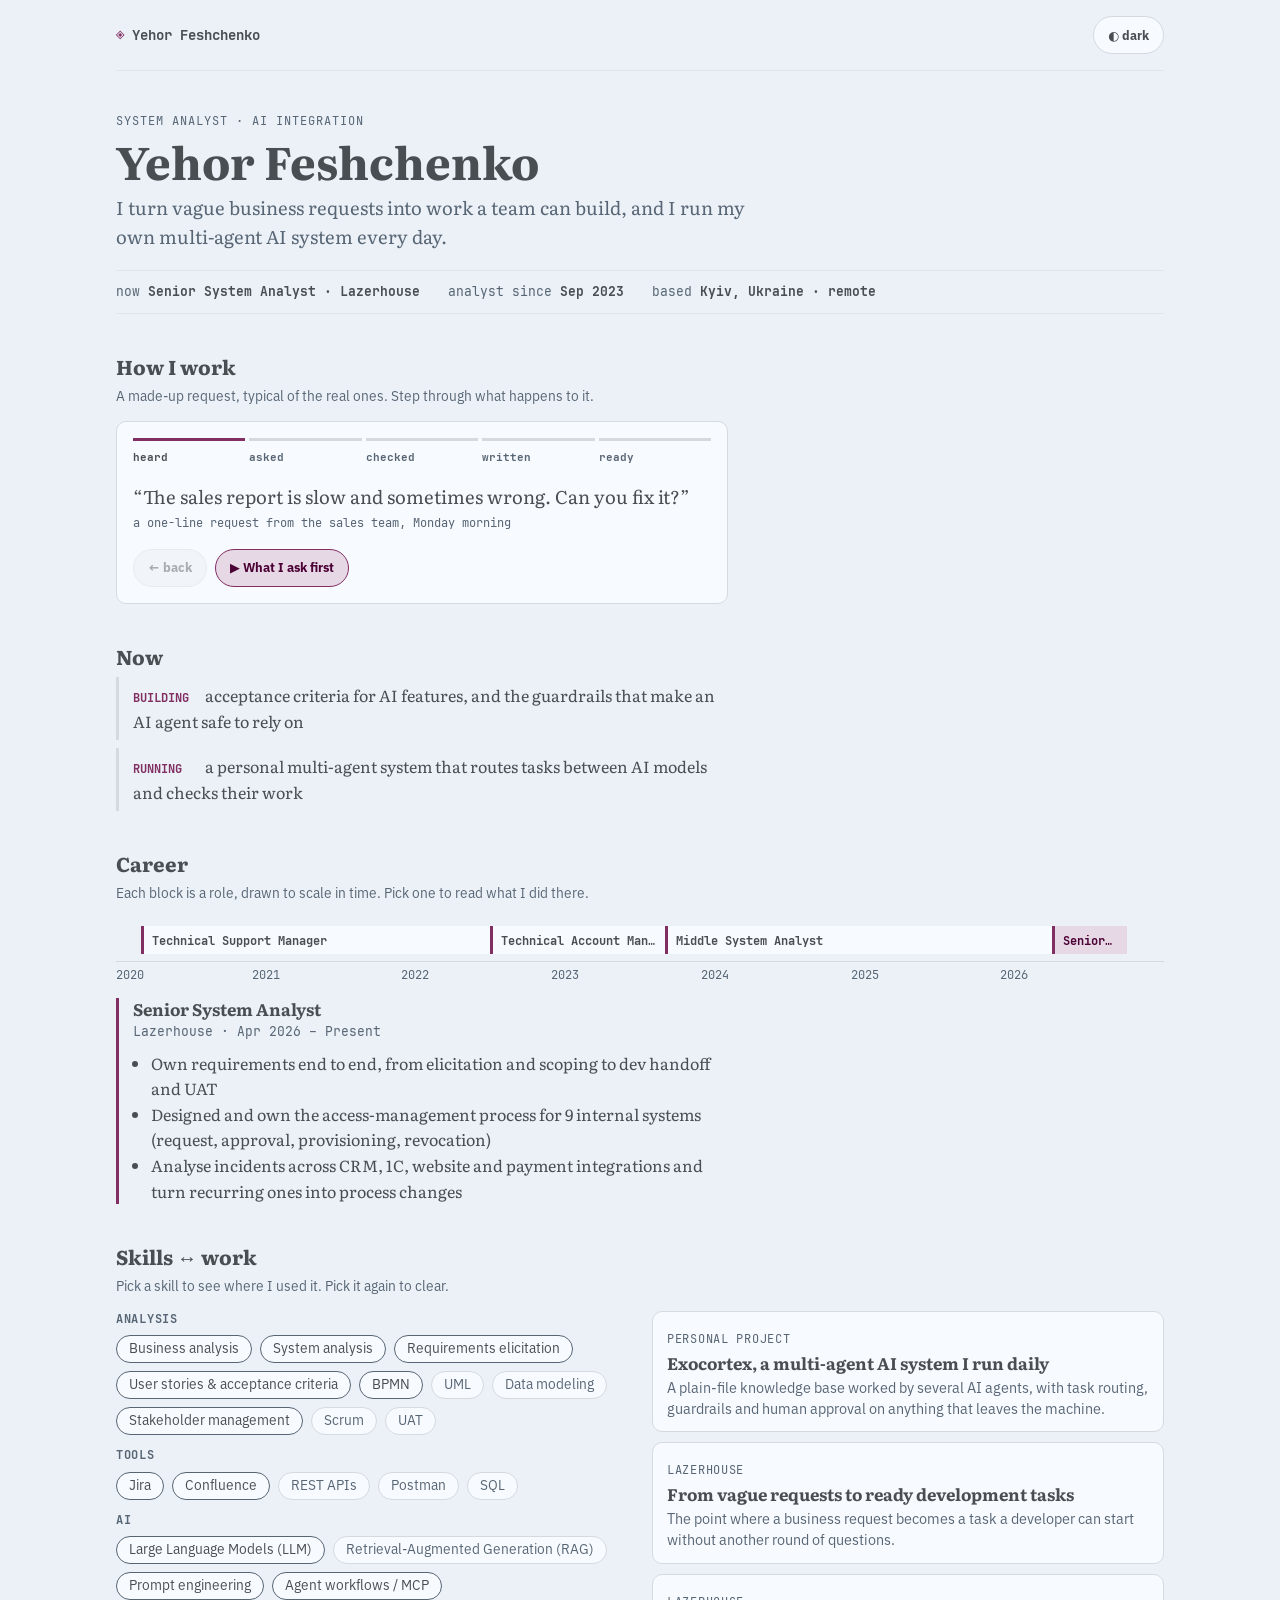
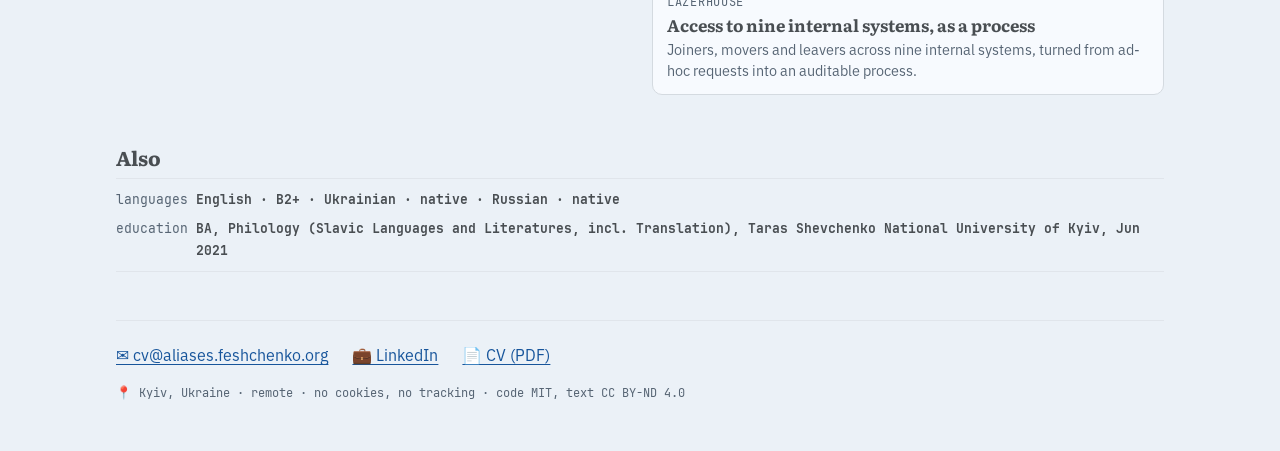
<file: index.html>
<!doctype html>
<html lang="en" data-theme="umbra-ember" data-variant="ember" data-mode="night">
<head>
<meta charset="utf-8">
<meta name="viewport" content="width=device-width, initial-scale=1">
<title>Yehor Feshchenko</title>
<meta name="description" content="Yehor Feshchenko, system analyst in Kyiv. Requirements, integrations and AI features, with case studies.">
<link rel="icon" href="favicon.svg" type="image/svg+xml">
<meta property="og:type" content="website">
<meta property="og:title" content="Yehor Feshchenko">
<meta property="og:description" content="Yehor Feshchenko, system analyst in Kyiv. Requirements, integrations and AI features, with case studies.">
<meta property="og:image" content="https://yehor.feshchenko.org/og.png">
<meta property="og:image:width" content="1200">
<meta property="og:image:height" content="630">
<meta name="twitter:card" content="summary_large_image">
<script>
/* Pre-paint: Umbra variant follows the season, mode follows the saved choice, then the OS. */
(function () {
  var m = new Date().getMonth(), v = ["ash","ash","plum","plum","plum","pine","pine","pine","ember","ember","ember","ash"][m];
  var mode = null;
  try { mode = localStorage.getItem("mode"); } catch (e) {}
  if (!mode) mode = matchMedia("(prefers-color-scheme: light)").matches ? "day" : "night";
  var r = document.documentElement;
  r.classList.add("js");
  r.dataset.variant = v; r.dataset.mode = mode;
  r.dataset.theme = "umbra-" + v + (mode === "day" ? "-day" : "");
})();
</script>
<link rel="stylesheet" href="assets/umbra.css">
<link rel="stylesheet" href="assets/site.css">
</head>
<body>
<a class="skip" href="#main">Skip to content</a>
<header class="top">
  <a class="home mono" href="index.html"><span class="mark" aria-hidden="true">◈</span> Yehor Feshchenko</a>
  <button class="mode" type="button" aria-label="Switch light or dark mode"><span aria-hidden="true">◐</span> <span class="mode-label">mode</span></button>
</header>
<main id="main">
<section class="hero">
  <p class="eyebrow mono">System Analyst · AI Integration</p>
  <h1>Yehor Feshchenko</h1>
  <p class="pitch">I turn vague business requests into work a team can build, and I run my own multi-agent AI system every day.</p>
  <dl class="meta mono">
    <div><dt>now</dt><dd>Senior System Analyst · Lazerhouse</dd></div>
    <div><dt>analyst since</dt><dd>Sep 2023</dd></div>
    <div><dt>based</dt><dd>Kyiv, Ukraine · remote</dd></div>
  </dl>
</section>

<section class="demo" aria-labelledby="demo-h">
  <h2 id="demo-h">How I work</h2>
  <p class="hint">A made-up request, typical of the real ones. Step through what happens to it.</p>
  <div class="stage stepper" data-steps="4" data-labels="What I ask first|What I check|The task I write|Ready?|Again">
    <ol class="rail mono" aria-hidden="true">
      <li class="done">heard</li>
      <li>asked</li>
      <li>checked</li>
      <li>written</li>
      <li>ready</li>
    </ol>
    <p class="ask">“The sales report is <span class="vague">slow</span> and <span class="vague">sometimes wrong</span>. Can you <span class="vague">fix it</span>?”<span class="who mono">a one-line request from the sales team, Monday morning</span></p>
    <div class="layer" data-layer="1">
      <h3 class="mono">1 · Questions I ask</h3>
      <ul class="qa">
        <li><span aria-hidden="true">❓</span><span>Which report, and who opens it? <em>The weekly report by region, used by 12 managers.</em></span></li>
        <li><span aria-hidden="true">❓</span><span>How slow? <em>About 40 seconds to open.</em></span></li>
        <li><span aria-hidden="true">❓</span><span>Wrong how? <em>Some returns are missing when you filter by week.</em></span></li>
      </ul>
    </div>
    <div class="layer" data-layer="2">
      <h3 class="mono">2 · What I check in the system</h3>
      <ul class="qa">
        <li><span aria-hidden="true">🔎</span><span>Reproduced it. A return booked on a Sunday lands in the next week.</span></li>
        <li><span aria-hidden="true">🔎</span><span>The 40 seconds come from recalculating all history every time the report opens.</span></li>
      </ul>
    </div>
    <div class="layer" data-layer="3">
      <h3 class="mono">3 · The task I write</h3>
      <dl class="spec">
        <dt class="mono">Problem</dt><dd>The weekly report counts Sunday returns in the wrong week, and it takes about 40 seconds to open.</dd>
        <dt class="mono">Reproduce</dt><dd>Book a return on a Sunday, open the report for that week, and the return is missing.</dd>
        <dt class="mono">Accept when</dt><dd>
          <p><b class="mono">Given</b> a return booked on a Sunday, <b class="mono">when</b> I open that week, <b class="mono">then</b> it is counted in that week.</p>
          <p><b class="mono">Given</b> the report is opened, <b class="mono">then</b> it loads in under 5 seconds.</p>
        </dd>
        <dt class="mono">Priority</dt><dd>P2: wrong numbers in a report people use for decisions.</dd>
      </dl>
    </div>
    <div class="layer" data-layer="4">
      <p class="ready mono">✅ Ready for development. No questions left.</p>
    </div>
    <div class="ctl">
      <button class="btn" type="button" data-act="back" disabled>← back</button>
      <button class="btn primary" type="button" data-act="next">▶ What I ask first</button>
    </div>
  </div>
</section>

<section class="now" aria-labelledby="now-h">
  <h2 id="now-h">Now</h2>
  <ul>
    <li><span class="k mono">Building</span> acceptance criteria for AI features, and the guardrails that make an AI agent safe to rely on</li>
    <li><span class="k mono">Running</span> a personal multi-agent system that routes tasks between AI models and checks their work</li>
  </ul>
</section>

<section class="career" aria-labelledby="career-h">
  <h2 id="career-h">Career</h2>
  <p class="hint">Each block is a role, drawn to scale in time. Pick one to read what I did there.</p>
  <div class="ruler" role="group" aria-label="Roles over time">
    <button type="button" class="seg" data-role="0" aria-pressed="false"
      style="left:2.381%;width:33.333%"
      title="Technical Support Manager">Technical Support Manager</button>
    <button type="button" class="seg" data-role="1" aria-pressed="false"
      style="left:35.714%;width:16.667%"
      title="Technical Account Manager">Technical Account Manager</button>
    <button type="button" class="seg" data-role="2" aria-pressed="false"
      style="left:52.381%;width:36.905%"
      title="Middle System Analyst">Middle System Analyst</button>
    <button type="button" class="seg on" data-role="3" aria-pressed="true"
      style="left:89.286%;width:7.143%"
      title="Senior System Analyst">Senior System Analyst</button>
  </div>
  <div class="ticks mono" aria-hidden="true">
    <span style="left:0.000%">2020</span>
    <span style="left:14.286%">2021</span>
    <span style="left:28.571%">2022</span>
    <span style="left:42.857%">2023</span>
    <span style="left:57.143%">2024</span>
    <span style="left:71.429%">2025</span>
    <span style="left:85.714%">2026</span>
  </div>
  <article class="role" data-role="0">
    <h3>Technical Support Manager</h3>
    <p class="when mono">Samsung Electronics Ukraine · Mar 2020 – Jun 2022</p>
    <ul>
      <li>Diagnosed issues from vague user reports; escalated to developers with repro steps and impact</li>
      <li>Wrote troubleshooting guides from recurring cases, moving repeat issues to self-serve resolution</li>
      <li>Technical pre-sales and live-chat support for the online business unit</li>
      <li>Turned recurring issues and chat-quality patterns into feedback for scripts and materials</li>
    </ul>
  </article>
  <article class="role" data-role="1">
    <h3>Technical Account Manager</h3>
    <p class="when mono">Lazerhouse · Jul 2022 – Aug 2023</p>
    <ul>
      <li>Support and account management for the systems I later analysed</li>
      <li>Owned work accounts and service access, which later became the access-management process</li>
    </ul>
  </article>
  <article class="role" data-role="2">
    <h3>Middle System Analyst</h3>
    <p class="when mono">Lazerhouse · Sep 2023 – Mar 2026</p>
    <ul>
      <li>Turned vague business requests into specified, prioritised development tasks</li>
      <li>Translated requirements between business stakeholders and developers in both directions</li>
      <li>Analysed incidents across CRM, 1C, website and payment integrations and documented each case</li>
    </ul>
  </article>
  <article class="role on" data-role="3">
    <h3>Senior System Analyst</h3>
    <p class="when mono">Lazerhouse · Apr 2026 – Present</p>
    <ul>
      <li>Own requirements end to end, from elicitation and scoping to dev handoff and UAT</li>
      <li>Designed and own the access-management process for 9 internal systems (request, approval, provisioning, revocation)</li>
      <li>Analyse incidents across CRM, 1C, website and payment integrations and turn recurring ones into process changes</li>
    </ul>
  </article>
</section>

<section class="map" aria-labelledby="map-h">
  <h2 id="map-h">Skills ↔ work</h2>
  <p class="hint">Pick a skill to see where I used it. Pick it again to clear.</p>
  <div class="map-grid">
    <div class="skills">
      <h3 class="mono">Analysis</h3>
      <div class="chips">
        <button type="button" class="chip" aria-pressed="false" data-skill="Business analysis">Business analysis</button>
        <button type="button" class="chip" aria-pressed="false" data-skill="System analysis">System analysis</button>
        <button type="button" class="chip" aria-pressed="false" data-skill="Requirements elicitation">Requirements elicitation</button>
        <button type="button" class="chip" aria-pressed="false" data-skill="User stories &amp; acceptance criteria">User stories &amp; acceptance criteria</button>
        <button type="button" class="chip" aria-pressed="false" data-skill="BPMN">BPMN</button>
        <span class="chip plain">UML</span>
        <span class="chip plain">Data modeling</span>
        <button type="button" class="chip" aria-pressed="false" data-skill="Stakeholder management">Stakeholder management</button>
        <span class="chip plain">Scrum</span>
        <span class="chip plain">UAT</span>
      </div>
      <h3 class="mono">Tools</h3>
      <div class="chips">
        <button type="button" class="chip" aria-pressed="false" data-skill="Jira">Jira</button>
        <button type="button" class="chip" aria-pressed="false" data-skill="Confluence">Confluence</button>
        <span class="chip plain">REST APIs</span>
        <span class="chip plain">Postman</span>
        <span class="chip plain">SQL</span>
      </div>
      <h3 class="mono">AI</h3>
      <div class="chips">
        <button type="button" class="chip" aria-pressed="false" data-skill="Large Language Models (LLM)">Large Language Models (LLM)</button>
        <span class="chip plain">Retrieval-Augmented Generation (RAG)</span>
        <button type="button" class="chip" aria-pressed="false" data-skill="Prompt engineering">Prompt engineering</button>
        <button type="button" class="chip" aria-pressed="false" data-skill="Agent workflows / MCP">Agent workflows / MCP</button>
      </div>
    </div>
    <div class="cases" aria-live="polite">
      <a class="card" href="work/exocortex/index.html" data-skills="Large Language Models (LLM)|Agent workflows / MCP|Prompt engineering|System analysis|User stories &amp; acceptance criteria">
        <span class="org mono">personal project</span>
        <strong>Exocortex, a multi-agent AI system I run daily</strong>
        <span class="sum">A plain-file knowledge base worked by several AI agents, with task routing, guardrails and human approval on anything that leaves the machine.</span>
      </a>
      <a class="card" href="work/requests-to-tasks/index.html" data-skills="Requirements elicitation|User stories &amp; acceptance criteria|Stakeholder management|System analysis|Jira|Confluence">
        <span class="org mono">Lazerhouse</span>
        <strong>From vague requests to ready development tasks</strong>
        <span class="sum">The point where a business request becomes a task a developer can start without another round of questions.</span>
      </a>
      <a class="card" href="work/access-management/index.html" data-skills="Business analysis|BPMN|Stakeholder management|Requirements elicitation">
        <span class="org mono">Lazerhouse</span>
        <strong>Access to nine internal systems, as a process</strong>
        <span class="sum">Joiners, movers and leavers across nine internal systems, turned from ad-hoc requests into an auditable process.</span>
      </a>
    </div>
  </div>
</section>

<section class="more" aria-labelledby="more-h">
  <h2 id="more-h">Also</h2>
  <dl class="meta mono">
    <div><dt>languages</dt><dd>English · B2+ · Ukrainian · native · Russian · native</dd></div>
    <div><dt>education</dt><dd>BA, Philology (Slavic Languages and Literatures, incl. Translation), Taras Shevchenko National University of Kyiv, Jun 2021</dd></div>
  </dl>
</section>

</main>
<footer class="foot">
  <div class="contacts">
    <a href="mailto:cv@aliases.feshchenko.org">✉️ cv@aliases.feshchenko.org</a>
    <a href="https://linkedin.com/in/jerzyf" rel="me">💼 LinkedIn</a>
    <a href="cv.pdf">📄 CV (PDF)</a>
  </div>
  <p class="fine mono">📍 Kyiv, Ukraine · remote · no cookies, no tracking · code MIT, text CC BY-ND 4.0</p>
</footer>
<script src="assets/site.js" defer></script>
</body>
</html>
</file>
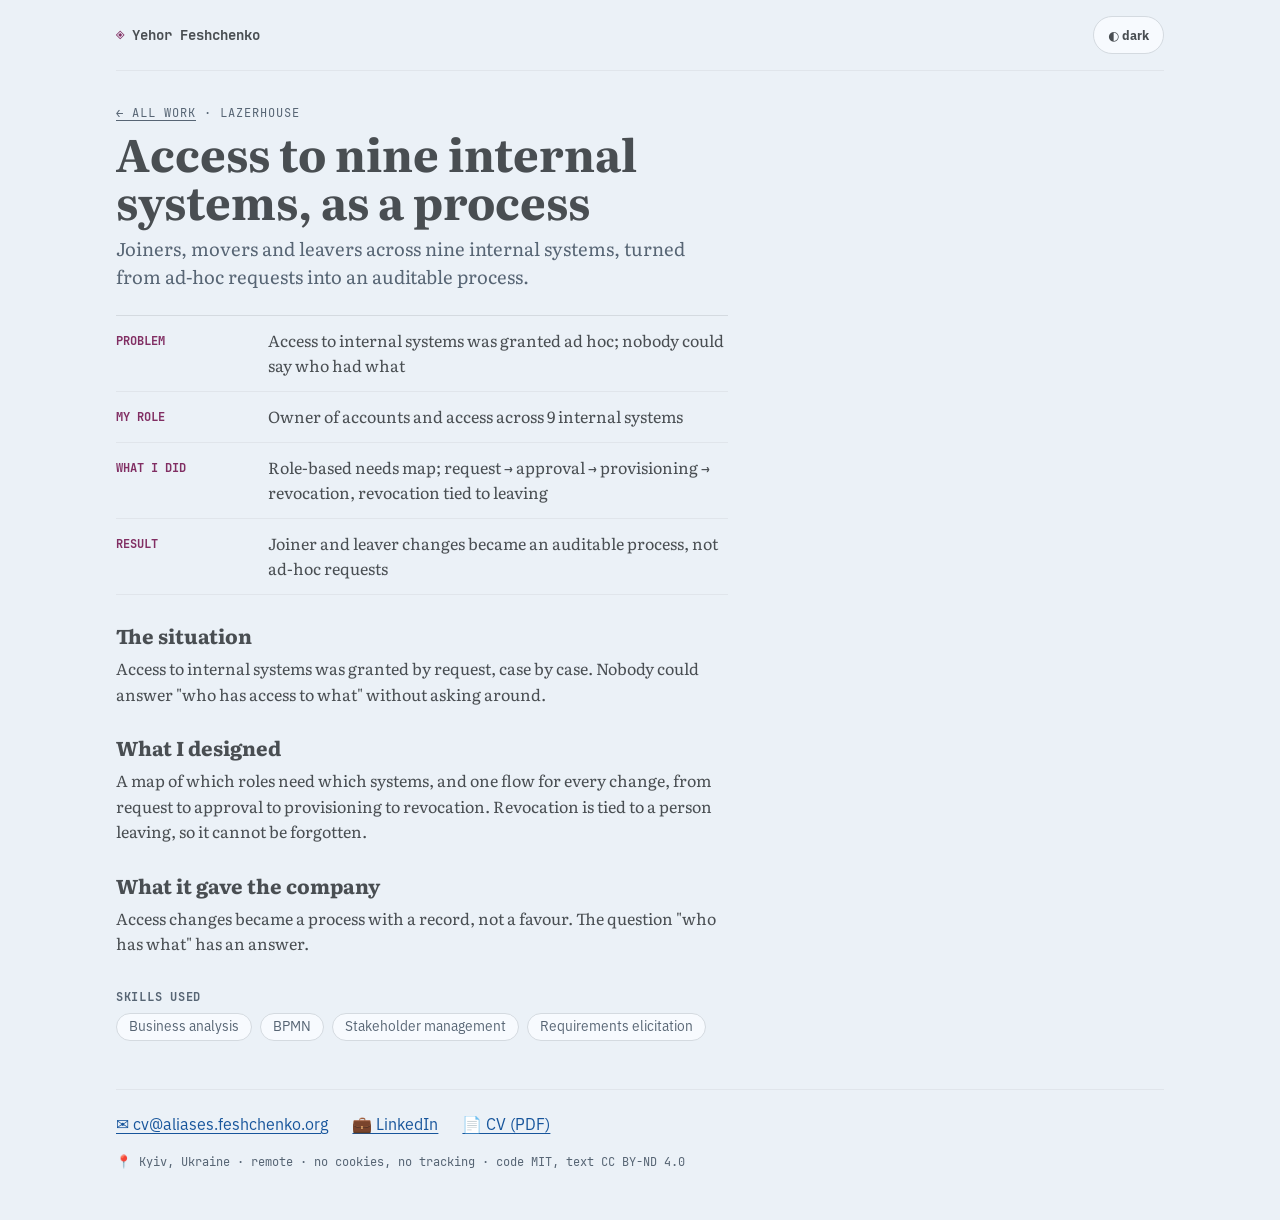
<file: work/access-management/index.html>
<!doctype html>
<html lang="en" data-theme="umbra-ember" data-variant="ember" data-mode="night">
<head>
<meta charset="utf-8">
<meta name="viewport" content="width=device-width, initial-scale=1">
<title>Access to nine internal systems, as a process · Yehor Feshchenko</title>
<meta name="description" content="Joiners, movers and leavers across nine internal systems, turned from ad-hoc requests into an auditable process.">
<link rel="icon" href="../../favicon.svg" type="image/svg+xml">
<meta property="og:type" content="website">
<meta property="og:title" content="Access to nine internal systems, as a process · Yehor Feshchenko">
<meta property="og:description" content="Joiners, movers and leavers across nine internal systems, turned from ad-hoc requests into an auditable process.">
<meta property="og:image" content="https://yehor.feshchenko.org/og.png">
<meta property="og:image:width" content="1200">
<meta property="og:image:height" content="630">
<meta name="twitter:card" content="summary_large_image">
<script>
/* Pre-paint: Umbra variant follows the season, mode follows the saved choice, then the OS. */
(function () {
  var m = new Date().getMonth(), v = ["ash","ash","plum","plum","plum","pine","pine","pine","ember","ember","ember","ash"][m];
  var mode = null;
  try { mode = localStorage.getItem("mode"); } catch (e) {}
  if (!mode) mode = matchMedia("(prefers-color-scheme: light)").matches ? "day" : "night";
  var r = document.documentElement;
  r.classList.add("js");
  r.dataset.variant = v; r.dataset.mode = mode;
  r.dataset.theme = "umbra-" + v + (mode === "day" ? "-day" : "");
})();
</script>
<link rel="stylesheet" href="../../assets/umbra.css">
<link rel="stylesheet" href="../../assets/site.css">
</head>
<body>
<a class="skip" href="#main">Skip to content</a>
<header class="top">
  <a class="home mono" href="../../index.html"><span class="mark" aria-hidden="true">◈</span> Yehor Feshchenko</a>
  <button class="mode" type="button" aria-label="Switch light or dark mode"><span aria-hidden="true">◐</span> <span class="mode-label">mode</span></button>
</header>
<main id="main">
<article class="case">
  <p class="eyebrow mono"><a href="../../index.html">← all work</a> · Lazerhouse</p>
  <h1>Access to nine internal systems, as a process</h1>
  <p class="pitch">Joiners, movers and leavers across nine internal systems, turned from ad-hoc requests into an auditable process.</p>

  <dl class="prar">
    <div><dt class="mono">Problem</dt><dd>Access to internal systems was granted ad hoc; nobody could say who had what</dd></div>
    <div><dt class="mono">My role</dt><dd>Owner of accounts and access across 9 internal systems</dd></div>
    <div><dt class="mono">What I did</dt><dd>Role-based needs map; request → approval → provisioning → revocation, revocation tied to leaving</dd></div>
    <div><dt class="mono">Result</dt><dd>Joiner and leaver changes became an auditable process, not ad-hoc requests</dd></div>
  </dl>


  <section>
    <h2>The situation</h2>
    <p>Access to internal systems was granted by request, case by case. Nobody could answer &quot;who has access to what&quot; without asking around.</p>
  </section>
  <section>
    <h2>What I designed</h2>
    <p>A map of which roles need which systems, and one flow for every change, from request to approval to provisioning to revocation. Revocation is tied to a person leaving, so it cannot be forgotten.</p>
  </section>
  <section>
    <h2>What it gave the company</h2>
    <p>Access changes became a process with a record, not a favour. The question &quot;who has what&quot; has an answer.</p>
  </section>

  <footer class="used">
    <h2 class="mono">Skills used</h2>
    <div class="chips">
      <span class="chip plain">Business analysis</span>
      <span class="chip plain">BPMN</span>
      <span class="chip plain">Stakeholder management</span>
      <span class="chip plain">Requirements elicitation</span>
    </div>
  </footer>
</article>

</main>
<footer class="foot">
  <div class="contacts">
    <a href="mailto:cv@aliases.feshchenko.org">✉️ cv@aliases.feshchenko.org</a>
    <a href="https://linkedin.com/in/jerzyf" rel="me">💼 LinkedIn</a>
    <a href="../../cv.pdf">📄 CV (PDF)</a>
  </div>
  <p class="fine mono">📍 Kyiv, Ukraine · remote · no cookies, no tracking · code MIT, text CC BY-ND 4.0</p>
</footer>
<script src="../../assets/site.js" defer></script>
</body>
</html>
</file>
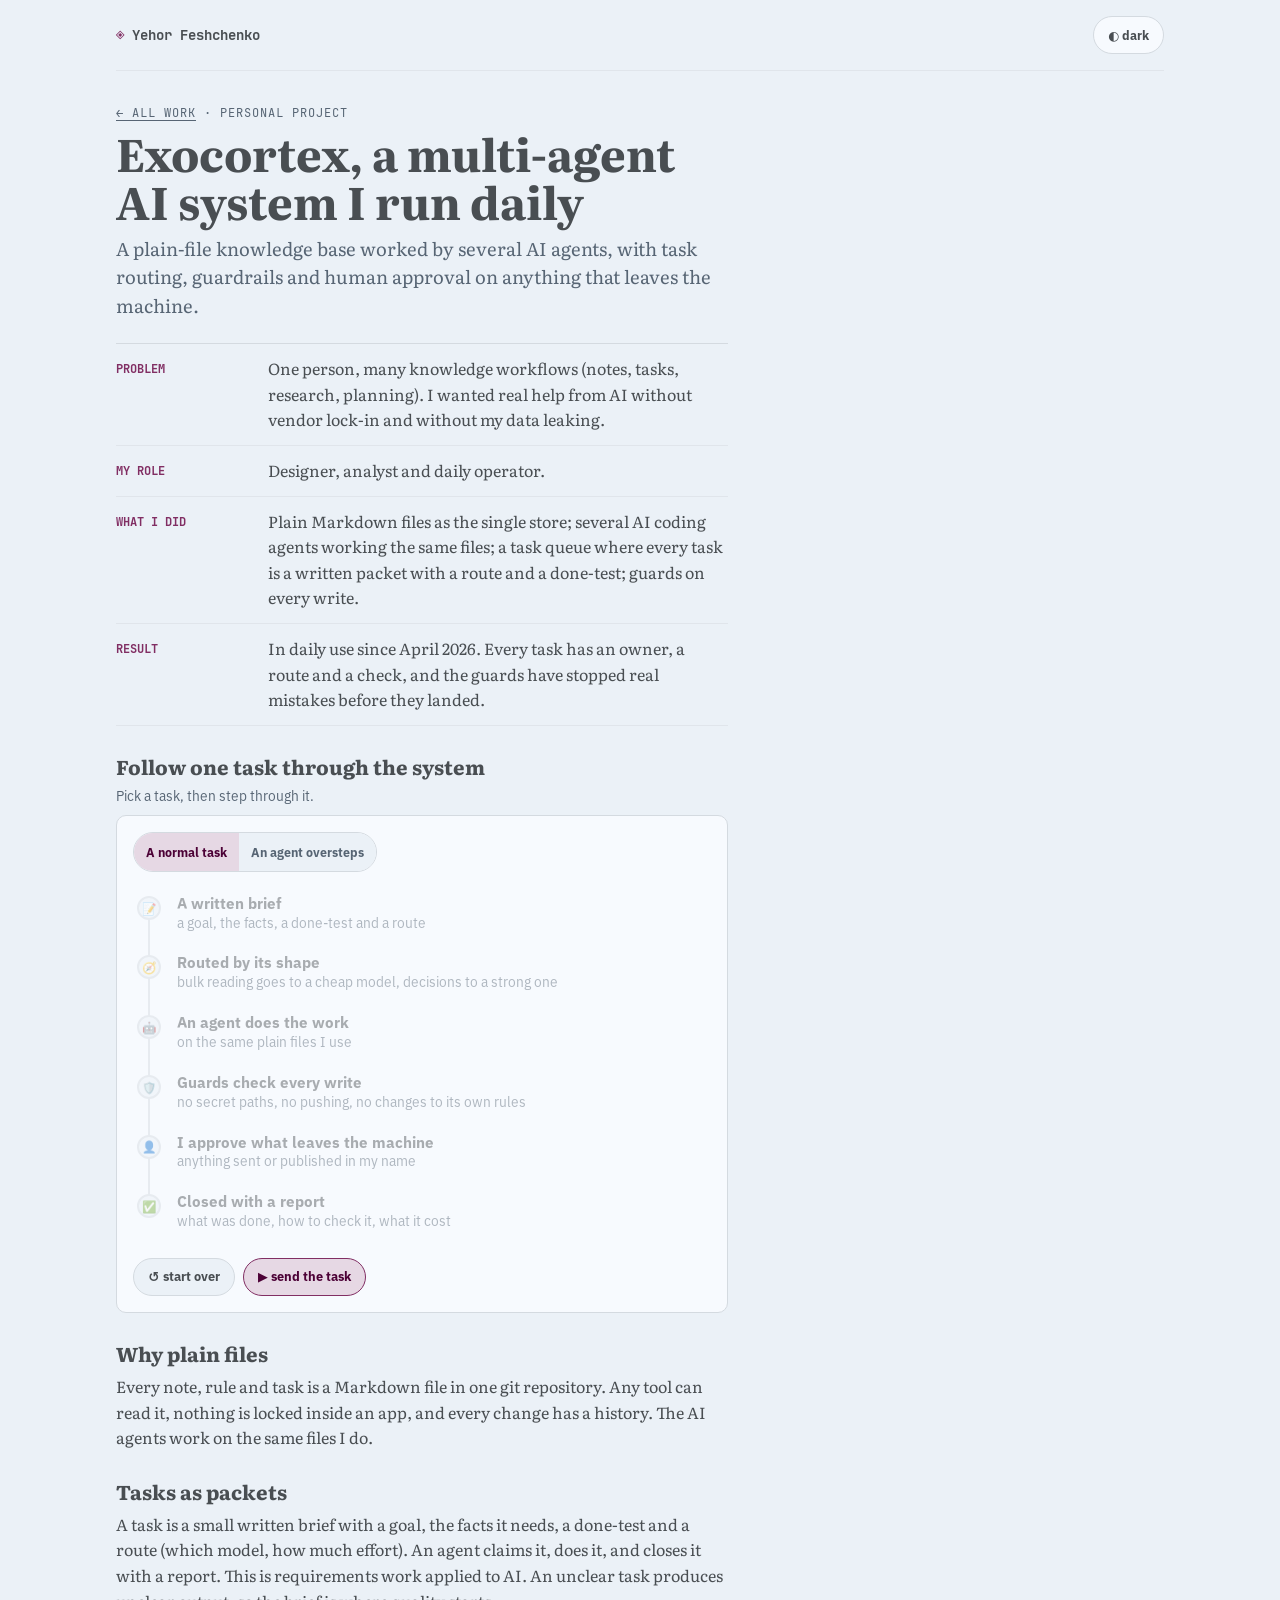
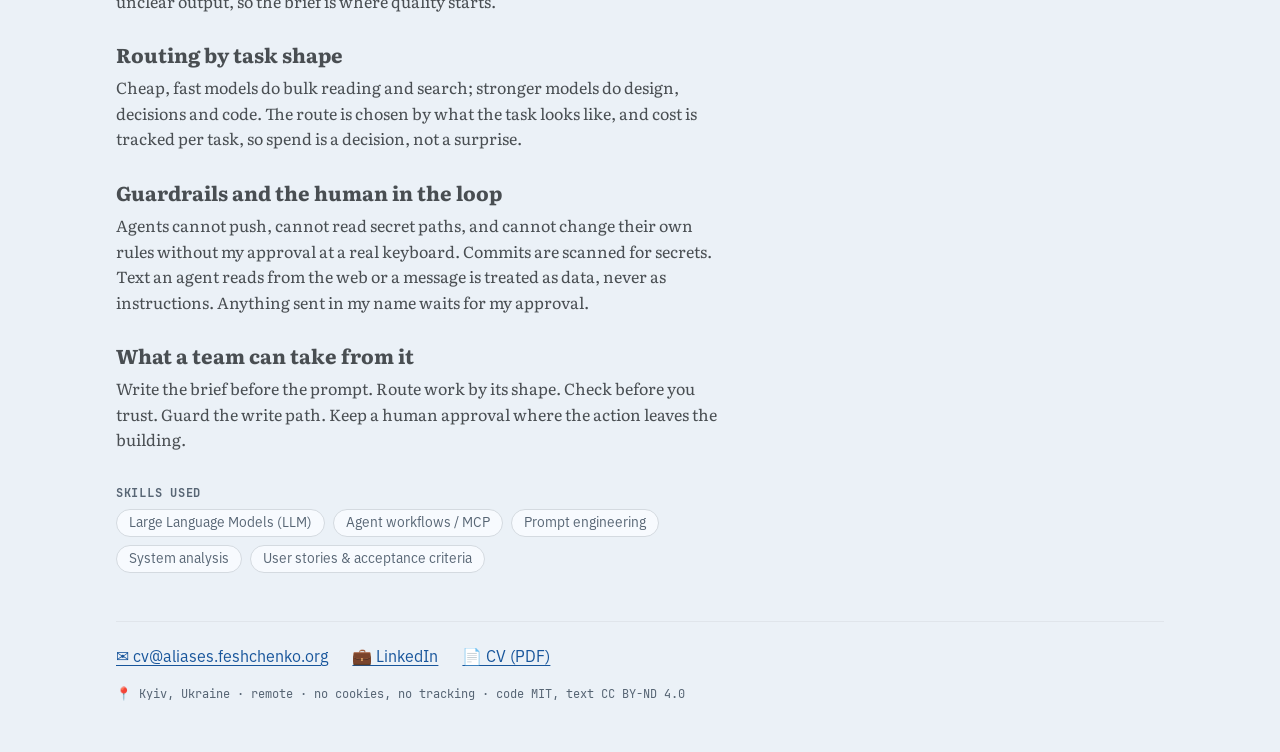
<file: work/exocortex/index.html>
<!doctype html>
<html lang="en" data-theme="umbra-ember" data-variant="ember" data-mode="night">
<head>
<meta charset="utf-8">
<meta name="viewport" content="width=device-width, initial-scale=1">
<title>Exocortex, a multi-agent AI system I run daily · Yehor Feshchenko</title>
<meta name="description" content="A plain-file knowledge base worked by several AI agents, with task routing, guardrails and human approval on anything that leaves the machine.">
<link rel="icon" href="../../favicon.svg" type="image/svg+xml">
<meta property="og:type" content="website">
<meta property="og:title" content="Exocortex, a multi-agent AI system I run daily · Yehor Feshchenko">
<meta property="og:description" content="A plain-file knowledge base worked by several AI agents, with task routing, guardrails and human approval on anything that leaves the machine.">
<meta property="og:image" content="https://yehor.feshchenko.org/og.png">
<meta property="og:image:width" content="1200">
<meta property="og:image:height" content="630">
<meta name="twitter:card" content="summary_large_image">
<script>
/* Pre-paint: Umbra variant follows the season, mode follows the saved choice, then the OS. */
(function () {
  var m = new Date().getMonth(), v = ["ash","ash","plum","plum","plum","pine","pine","pine","ember","ember","ember","ash"][m];
  var mode = null;
  try { mode = localStorage.getItem("mode"); } catch (e) {}
  if (!mode) mode = matchMedia("(prefers-color-scheme: light)").matches ? "day" : "night";
  var r = document.documentElement;
  r.classList.add("js");
  r.dataset.variant = v; r.dataset.mode = mode;
  r.dataset.theme = "umbra-" + v + (mode === "day" ? "-day" : "");
})();
</script>
<link rel="stylesheet" href="../../assets/umbra.css">
<link rel="stylesheet" href="../../assets/site.css">
</head>
<body>
<a class="skip" href="#main">Skip to content</a>
<header class="top">
  <a class="home mono" href="../../index.html"><span class="mark" aria-hidden="true">◈</span> Yehor Feshchenko</a>
  <button class="mode" type="button" aria-label="Switch light or dark mode"><span aria-hidden="true">◐</span> <span class="mode-label">mode</span></button>
</header>
<main id="main">
<article class="case">
  <p class="eyebrow mono"><a href="../../index.html">← all work</a> · personal project</p>
  <h1>Exocortex, a multi-agent AI system I run daily</h1>
  <p class="pitch">A plain-file knowledge base worked by several AI agents, with task routing, guardrails and human approval on anything that leaves the machine.</p>

  <dl class="prar">
    <div><dt class="mono">Problem</dt><dd>One person, many knowledge workflows (notes, tasks, research, planning). I wanted real help from AI without vendor lock-in and without my data leaking.</dd></div>
    <div><dt class="mono">My role</dt><dd>Designer, analyst and daily operator.</dd></div>
    <div><dt class="mono">What I did</dt><dd>Plain Markdown files as the single store; several AI coding agents working the same files; a task queue where every task is a written packet with a route and a done-test; guards on every write.</dd></div>
    <div><dt class="mono">Result</dt><dd>In daily use since April 2026. Every task has an owner, a route and a check, and the guards have stopped real mistakes before they landed.</dd></div>
  </dl>

  <section class="flow-demo" aria-labelledby="flow-h">
    <h2 id="flow-h">Follow one task through the system</h2>
    <p class="hint">Pick a task, then step through it.</p>
    <div class="stage packet">
      <div class="seg-ctl" role="group" aria-label="Scenario">
        <button type="button" data-scn="good" data-stop="5" aria-pressed="true">A normal task</button>
        <button type="button" data-scn="bad" data-stop="3" aria-pressed="false">An agent oversteps</button>
      </div>
      <ol class="flow">
        <li><span class="node" aria-hidden="true">📝</span><b>A written brief</b><span class="d">a goal, the facts, a done-test and a route</span>
          <span class="say mono" data-scn="good">Compare five note apps on privacy. Done when every claim has a source.</span>
          <span class="say mono" data-scn="bad">Tidy the task queue and publish the result.</span>
        </li>
        <li><span class="node" aria-hidden="true">🧭</span><b>Routed by its shape</b><span class="d">bulk reading goes to a cheap model, decisions to a strong one</span>
          <span class="say mono" data-scn="good">Reading five websites, so a cheap, fast model.</span>
          <span class="say mono" data-scn="bad">Editing files, so a strong model.</span>
        </li>
        <li><span class="node" aria-hidden="true">🤖</span><b>An agent does the work</b><span class="d">on the same plain files I use</span>
          <span class="say mono" data-scn="good">Reads the sites and writes a table with a link for every claim.</span>
          <span class="say mono" data-scn="bad">Tidies the queue, then tries to push it online.</span>
        </li>
        <li><span class="node" aria-hidden="true">🛡️</span><b>Guards check every write</b><span class="d">no secret paths, no pushing, no changes to its own rules</span>
          <span class="say mono" data-scn="good">Every write allowed. The secret scan is clean.</span>
          <span class="say mono" data-scn="bad">Blocked. Agents may not push. The task stops here and waits for me.</span>
        </li>
        <li><span class="node" aria-hidden="true">👤</span><b>I approve what leaves the machine</b><span class="d">anything sent or published in my name</span>
          <span class="say mono" data-scn="good">Nothing leaves the machine, so no approval is needed.</span>
        </li>
        <li><span class="node" aria-hidden="true">✅</span><b>Closed with a report</b><span class="d">what was done, how to check it, what it cost</span>
          <span class="say mono" data-scn="good">The done-test passed, the report is filed, the cost is logged.</span>
        </li>
      </ol>
      <div class="ctl">
        <button class="btn" type="button" data-act="reset">↺ start over</button>
        <button class="btn primary" type="button" data-act="next">▶ send the task</button>
      </div>
    </div>
  </section>

  <section>
    <h2>Why plain files</h2>
    <p>Every note, rule and task is a Markdown file in one git repository. Any tool can read it, nothing is locked inside an app, and every change has a history. The AI agents work on the same files I do.</p>
  </section>
  <section>
    <h2>Tasks as packets</h2>
    <p>A task is a small written brief with a goal, the facts it needs, a done-test and a route (which model, how much effort). An agent claims it, does it, and closes it with a report. This is requirements work applied to AI. An unclear task produces unclear output, so the brief is where quality starts.</p>
  </section>
  <section>
    <h2>Routing by task shape</h2>
    <p>Cheap, fast models do bulk reading and search; stronger models do design, decisions and code. The route is chosen by what the task looks like, and cost is tracked per task, so spend is a decision, not a surprise.</p>
  </section>
  <section>
    <h2>Guardrails and the human in the loop</h2>
    <p>Agents cannot push, cannot read secret paths, and cannot change their own rules without my approval at a real keyboard. Commits are scanned for secrets. Text an agent reads from the web or a message is treated as data, never as instructions. Anything sent in my name waits for my approval.</p>
  </section>
  <section>
    <h2>What a team can take from it</h2>
    <p>Write the brief before the prompt. Route work by its shape. Check before you trust. Guard the write path. Keep a human approval where the action leaves the building.</p>
  </section>

  <footer class="used">
    <h2 class="mono">Skills used</h2>
    <div class="chips">
      <span class="chip plain">Large Language Models (LLM)</span>
      <span class="chip plain">Agent workflows / MCP</span>
      <span class="chip plain">Prompt engineering</span>
      <span class="chip plain">System analysis</span>
      <span class="chip plain">User stories &amp; acceptance criteria</span>
    </div>
  </footer>
</article>

</main>
<footer class="foot">
  <div class="contacts">
    <a href="mailto:cv@aliases.feshchenko.org">✉️ cv@aliases.feshchenko.org</a>
    <a href="https://linkedin.com/in/jerzyf" rel="me">💼 LinkedIn</a>
    <a href="../../cv.pdf">📄 CV (PDF)</a>
  </div>
  <p class="fine mono">📍 Kyiv, Ukraine · remote · no cookies, no tracking · code MIT, text CC BY-ND 4.0</p>
</footer>
<script src="../../assets/site.js" defer></script>
</body>
</html>
</file>
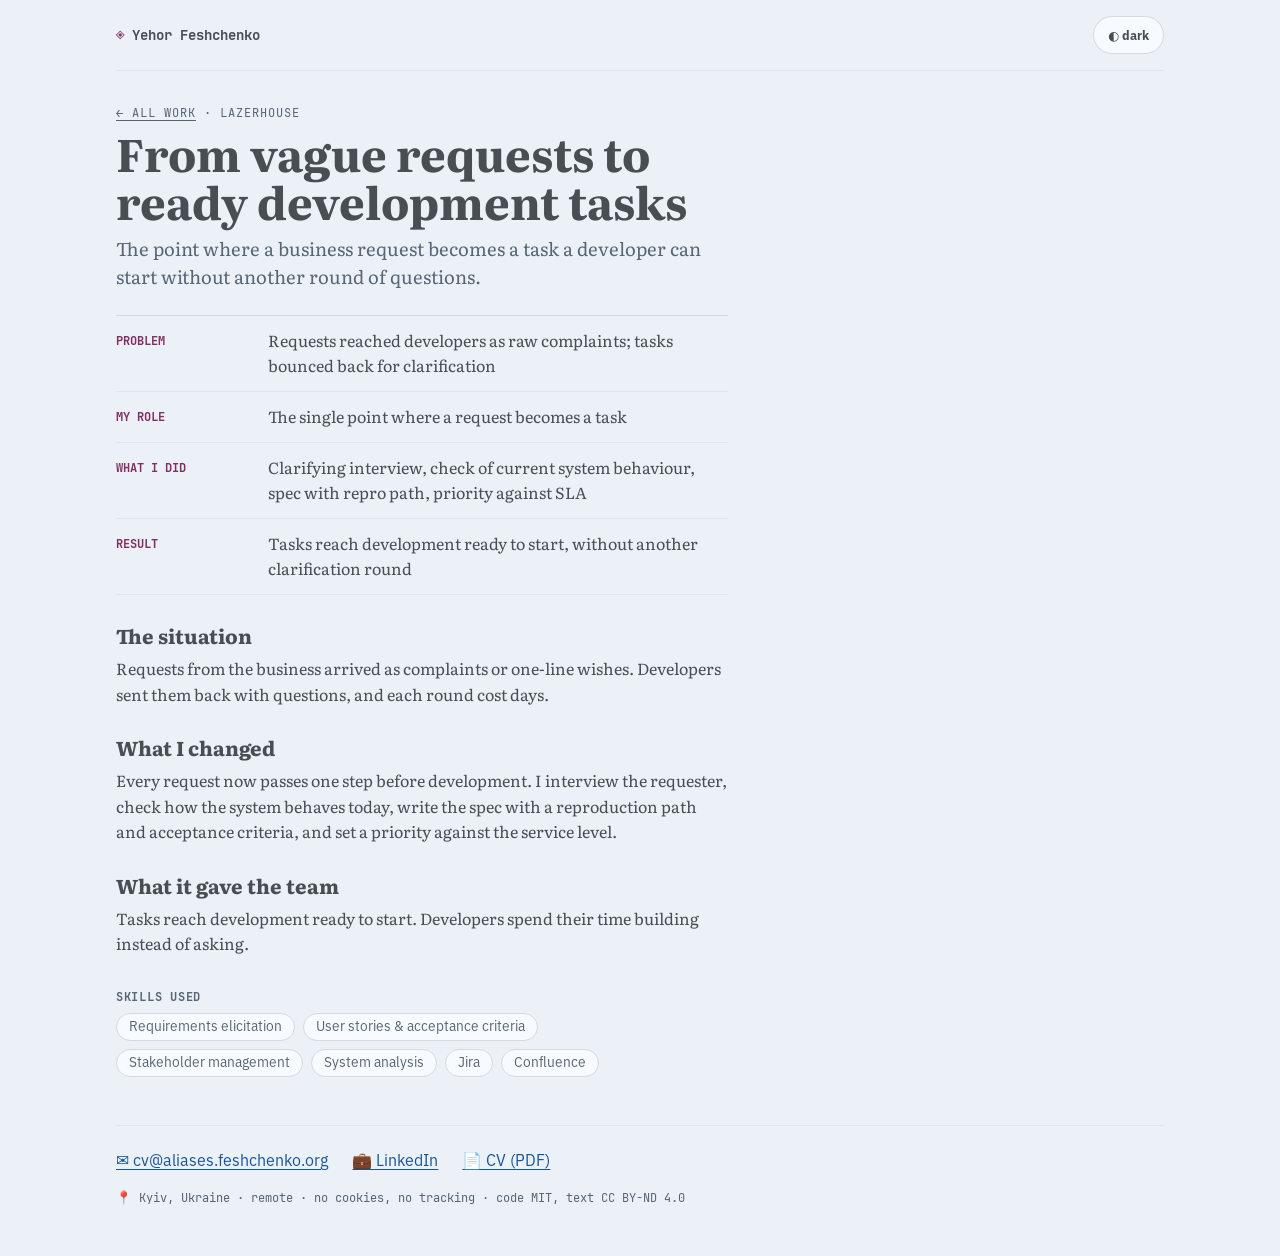
<file: work/requests-to-tasks/index.html>
<!doctype html>
<html lang="en" data-theme="umbra-ember" data-variant="ember" data-mode="night">
<head>
<meta charset="utf-8">
<meta name="viewport" content="width=device-width, initial-scale=1">
<title>From vague requests to ready development tasks · Yehor Feshchenko</title>
<meta name="description" content="The point where a business request becomes a task a developer can start without another round of questions.">
<link rel="icon" href="../../favicon.svg" type="image/svg+xml">
<meta property="og:type" content="website">
<meta property="og:title" content="From vague requests to ready development tasks · Yehor Feshchenko">
<meta property="og:description" content="The point where a business request becomes a task a developer can start without another round of questions.">
<meta property="og:image" content="https://yehor.feshchenko.org/og.png">
<meta property="og:image:width" content="1200">
<meta property="og:image:height" content="630">
<meta name="twitter:card" content="summary_large_image">
<script>
/* Pre-paint: Umbra variant follows the season, mode follows the saved choice, then the OS. */
(function () {
  var m = new Date().getMonth(), v = ["ash","ash","plum","plum","plum","pine","pine","pine","ember","ember","ember","ash"][m];
  var mode = null;
  try { mode = localStorage.getItem("mode"); } catch (e) {}
  if (!mode) mode = matchMedia("(prefers-color-scheme: light)").matches ? "day" : "night";
  var r = document.documentElement;
  r.classList.add("js");
  r.dataset.variant = v; r.dataset.mode = mode;
  r.dataset.theme = "umbra-" + v + (mode === "day" ? "-day" : "");
})();
</script>
<link rel="stylesheet" href="../../assets/umbra.css">
<link rel="stylesheet" href="../../assets/site.css">
</head>
<body>
<a class="skip" href="#main">Skip to content</a>
<header class="top">
  <a class="home mono" href="../../index.html"><span class="mark" aria-hidden="true">◈</span> Yehor Feshchenko</a>
  <button class="mode" type="button" aria-label="Switch light or dark mode"><span aria-hidden="true">◐</span> <span class="mode-label">mode</span></button>
</header>
<main id="main">
<article class="case">
  <p class="eyebrow mono"><a href="../../index.html">← all work</a> · Lazerhouse</p>
  <h1>From vague requests to ready development tasks</h1>
  <p class="pitch">The point where a business request becomes a task a developer can start without another round of questions.</p>

  <dl class="prar">
    <div><dt class="mono">Problem</dt><dd>Requests reached developers as raw complaints; tasks bounced back for clarification</dd></div>
    <div><dt class="mono">My role</dt><dd>The single point where a request becomes a task</dd></div>
    <div><dt class="mono">What I did</dt><dd>Clarifying interview, check of current system behaviour, spec with repro path, priority against SLA</dd></div>
    <div><dt class="mono">Result</dt><dd>Tasks reach development ready to start, without another clarification round</dd></div>
  </dl>


  <section>
    <h2>The situation</h2>
    <p>Requests from the business arrived as complaints or one-line wishes. Developers sent them back with questions, and each round cost days.</p>
  </section>
  <section>
    <h2>What I changed</h2>
    <p>Every request now passes one step before development. I interview the requester, check how the system behaves today, write the spec with a reproduction path and acceptance criteria, and set a priority against the service level.</p>
  </section>
  <section>
    <h2>What it gave the team</h2>
    <p>Tasks reach development ready to start. Developers spend their time building instead of asking.</p>
  </section>

  <footer class="used">
    <h2 class="mono">Skills used</h2>
    <div class="chips">
      <span class="chip plain">Requirements elicitation</span>
      <span class="chip plain">User stories &amp; acceptance criteria</span>
      <span class="chip plain">Stakeholder management</span>
      <span class="chip plain">System analysis</span>
      <span class="chip plain">Jira</span>
      <span class="chip plain">Confluence</span>
    </div>
  </footer>
</article>

</main>
<footer class="foot">
  <div class="contacts">
    <a href="mailto:cv@aliases.feshchenko.org">✉️ cv@aliases.feshchenko.org</a>
    <a href="https://linkedin.com/in/jerzyf" rel="me">💼 LinkedIn</a>
    <a href="../../cv.pdf">📄 CV (PDF)</a>
  </div>
  <p class="fine mono">📍 Kyiv, Ukraine · remote · no cookies, no tracking · code MIT, text CC BY-ND 4.0</p>
</footer>
<script src="../../assets/site.js" defer></script>
</body>
</html>
</file>
<file: assets/umbra.css>
:root[data-theme="umbra-plum"] {
  --bg: #110D17;
  --paper: #1C1923;
  --line: #28242F;
  --line-strong: #322E39;
  --selection: #3F3B46;
  --bright-black: #65616D;
  --quiet: #9D92B3;
  --ink: #D3CEDD;
  --red: #D67069;
  --bright-red: #FEABA4;
  --dim-red: #B4645E;
  --green: #89CC7B;
  --bright-green: #C2FFB6;
  --dim-green: #77A86D;
  --yellow: #D1B64A;
  --bright-yellow: #FFEBA1;
  --dim-yellow: #AB984E;
  --blue: #5B97E3;
  --bright-blue: #A2CAFF;
  --dim-blue: #517EB6;
  --magenta: #C96FA4;
  --bright-magenta: #FFA1D7;
  --dim-magenta: #AC648A;
  --cyan: #12C6C7;
  --bright-cyan: #67FBFC;
  --dim-cyan: #37A1A1;
  --purple: #C1A0FB;
  --bright-purple: #EBE2FF;
  --dim-purple: #9E87C9;
  --orange: #D88445;
  --bright-orange: #FEBE93;
  --dim-orange: #AA6D42;
  --bright-white: #FFFFFF;
  --dim-white: #B3AEBD;
  --cursor-body: #D6CAEE;
  --s1: #316CB5;
  --s2: #65A556;
  --s3: #C7A8FE;
  --q1: #2F6BB3;
  --q2: #579749;
  --q3: #AD8CE5;
  --q4: #FCA466;
}


:root[data-theme="umbra-plum-day"] {
  --bg: #F2EDFC;
  --paper: #FBF9FF;
  --line: #E6E2F0;
  --line-strong: #DBD6E5;
  --selection: #CFCBD9;
  --bright-black: #6D6976;
  --quiet: #675D7C;
  --ink: #4F4B57;
  --red: #892A29;
  --bright-red: #4F0107;
  --dim-red: #9C544F;
  --green: #427A2B;
  --bright-green: #1B4A01;
  --dim-green: #547645;
  --yellow: #7D6C01;
  --bright-yellow: #4B4002;
  --dim-yellow: #776D34;
  --blue: #17559B;
  --bright-blue: #012B58;
  --dim-blue: #446F9F;
  --magenta: #812E63;
  --bright-magenta: #4C0136;
  --dim-magenta: #96567C;
  --cyan: #047979;
  --bright-cyan: #044747;
  --dim-cyan: #297779;
  --purple: #7D5CAF;
  --bright-purple: #502E7D;
  --dim-purple: #78658C;
  --orange: #8F4802;
  --bright-orange: #502601;
  --dim-orange: #91633C;
  --bright-white: #26222D;
  --dim-white: #6B6773;
  --cursor-body: #514765;
  --s1: #023E7D;
  --s2: #357426;
  --s3: #9675CC;
  --q1: #003D7B;
  --q2: #276716;
  --q3: #7C5CB0;
  --q4: #C67333;
}


:root[data-theme="umbra-pine"] {
  --bg: #061210;
  --paper: #111D1C;
  --line: #1D2928;
  --line-strong: #263331;
  --selection: #33403E;
  --bright-black: #586764;
  --quiet: #79A29C;
  --ink: #C5D5D2;
  --red: #D67069;
  --bright-red: #FEABA4;
  --dim-red: #B6655F;
  --green: #89CC7B;
  --bright-green: #C2FFB6;
  --dim-green: #77A86D;
  --yellow: #D1B64A;
  --bright-yellow: #FFEBA1;
  --dim-yellow: #AB984E;
  --blue: #5B97E3;
  --bright-blue: #A2CAFF;
  --dim-blue: #517EB6;
  --magenta: #C96FA4;
  --bright-magenta: #FFA1D7;
  --dim-magenta: #AE658C;
  --cyan: #12C6C7;
  --bright-cyan: #67FBFC;
  --dim-cyan: #37A1A1;
  --purple: #C1A0FB;
  --bright-purple: #EBE2FF;
  --dim-purple: #9E87C9;
  --orange: #D88445;
  --bright-orange: #FEBE93;
  --dim-orange: #AA6D42;
  --bright-white: #FFFFFF;
  --dim-white: #A5B5B2;
  --cursor-body: #B1DBD5;
  --s1: #316CB5;
  --s2: #65A556;
  --s3: #C7A8FE;
  --q1: #2F6BB3;
  --q2: #579749;
  --q3: #AD8CE5;
  --q4: #FCA466;
}


:root[data-theme="umbra-pine-day"] {
  --bg: #E4F4F2;
  --paper: #EEFEFC;
  --line: #D8E9E6;
  --line-strong: #CDDDDA;
  --selection: #C2D2CF;
  --bright-black: #616F6D;
  --quiet: #456C66;
  --ink: #42504E;
  --red: #892A29;
  --bright-red: #4F0107;
  --dim-red: #9C544F;
  --green: #437B2D;
  --bright-green: #1B4B02;
  --dim-green: #547646;
  --yellow: #7E6D04;
  --bright-yellow: #4C4100;
  --dim-yellow: #786E36;
  --blue: #17559B;
  --bright-blue: #012B58;
  --dim-blue: #4570A1;
  --magenta: #812E63;
  --bright-magenta: #4C0136;
  --dim-magenta: #96567C;
  --cyan: #087A7A;
  --bright-cyan: #014849;
  --dim-cyan: #2C787A;
  --purple: #7E5DB1;
  --bright-purple: #512F7E;
  --dim-purple: #79658E;
  --orange: #8F4802;
  --bright-orange: #502601;
  --dim-orange: #91633C;
  --bright-white: #1A2725;
  --dim-white: #5D6C6A;
  --cursor-body: #2F5550;
  --s1: #023E7D;
  --s2: #357426;
  --s3: #9675CC;
  --q1: #003D7B;
  --q2: #276716;
  --q3: #7C5CB0;
  --q4: #C67333;
}


:root[data-theme="umbra-ember"] {
  --bg: #170C0A;
  --paper: #231715;
  --line: #302321;
  --line-strong: #3A2D2A;
  --selection: #473937;
  --bright-black: #6E5F5D;
  --quiet: #B58D86;
  --ink: #DECCC9;
  --red: #D67069;
  --bright-red: #FEABA4;
  --dim-red: #B4645E;
  --green: #89CC7B;
  --bright-green: #C2FFB6;
  --dim-green: #77A86D;
  --yellow: #D1B64A;
  --bright-yellow: #FFEBA1;
  --dim-yellow: #AB984E;
  --blue: #5B97E3;
  --bright-blue: #A2CAFF;
  --dim-blue: #517EB6;
  --magenta: #C96FA4;
  --bright-magenta: #FFA1D7;
  --dim-magenta: #AC648A;
  --cyan: #12C6C7;
  --bright-cyan: #67FBFC;
  --dim-cyan: #37A1A1;
  --purple: #C1A0FB;
  --bright-purple: #EBE2FF;
  --dim-purple: #9E87C9;
  --orange: #D88445;
  --bright-orange: #FEBE93;
  --dim-orange: #AA6D42;
  --bright-white: #FFFFFF;
  --dim-white: #BEACA9;
  --cursor-body: #F0C6BE;
  --s1: #316CB5;
  --s2: #65A556;
  --s3: #C7A8FE;
  --q1: #2F6BB3;
  --q2: #579749;
  --q3: #AD8CE5;
  --q4: #FCA466;
}


:root[data-theme="umbra-ember-day"] {
  --bg: #FDECE8;
  --paper: #FEF9F8;
  --line: #F2E0DD;
  --line-strong: #E6D5D1;
  --selection: #DBC9C6;
  --bright-black: #776865;
  --quiet: #7D5952;
  --ink: #584947;
  --red: #892A29;
  --bright-red: #4F0107;
  --dim-red: #9C544F;
  --green: #427A2B;
  --bright-green: #1B4A01;
  --dim-green: #547645;
  --yellow: #7D6C01;
  --bright-yellow: #4B4002;
  --dim-yellow: #776D34;
  --blue: #17559B;
  --bright-blue: #012B58;
  --dim-blue: #446F9F;
  --magenta: #812E63;
  --bright-magenta: #4C0136;
  --dim-magenta: #96567C;
  --cyan: #087A7A;
  --bright-cyan: #014849;
  --dim-cyan: #2C787A;
  --purple: #7D5CAF;
  --bright-purple: #502E7D;
  --dim-purple: #78658C;
  --orange: #8F4802;
  --bright-orange: #502601;
  --dim-orange: #91633C;
  --bright-white: #2D201F;
  --dim-white: #756563;
  --cursor-body: #66433D;
  --s1: #023E7D;
  --s2: #357426;
  --s3: #9675CC;
  --q1: #003D7B;
  --q2: #276716;
  --q3: #7C5CB0;
  --q4: #C67333;
}


:root[data-theme="umbra-ash"] {
  --bg: #06090D;
  --paper: #171B1F;
  --line: #23272B;
  --line-strong: #2D3135;
  --selection: #393E42;
  --bright-black: #5F6469;
  --quiet: #8B9AAB;
  --ink: #CCD2D7;
  --red: #D67069;
  --bright-red: #FEABA4;
  --dim-red: #B0625C;
  --green: #89CC7B;
  --bright-green: #C2FFB6;
  --dim-green: #77A86D;
  --yellow: #D1B64A;
  --bright-yellow: #FFEBA1;
  --dim-yellow: #AB984E;
  --blue: #5B97E3;
  --bright-blue: #A2CAFF;
  --dim-blue: #4F7AB2;
  --magenta: #C96FA4;
  --bright-magenta: #FFA1D7;
  --dim-magenta: #A86287;
  --cyan: #12C6C7;
  --bright-cyan: #67FBFC;
  --dim-cyan: #37A1A1;
  --purple: #C1A0FB;
  --bright-purple: #EBE2FF;
  --dim-purple: #9E87C9;
  --orange: #D88445;
  --bright-orange: #FEBE93;
  --dim-orange: #AA6D42;
  --bright-white: #FFFFFF;
  --dim-white: #ACB2B7;
  --cursor-body: #C3D3E4;
  --s1: #316CB5;
  --s2: #65A556;
  --s3: #C7A8FE;
  --q1: #2F6BB3;
  --q2: #579749;
  --q3: #AD8CE5;
  --q4: #FCA466;
}


:root[data-theme="umbra-ash-day"] {
  --bg: #EBF1F7;
  --paper: #F7FAFE;
  --line: #E0E5EB;
  --line-strong: #D4DAE0;
  --selection: #C9CED4;
  --bright-black: #686C71;
  --quiet: #576574;
  --ink: #494E52;
  --red: #892A29;
  --bright-red: #4F0107;
  --dim-red: #9C544F;
  --green: #427A2B;
  --bright-green: #1B4A01;
  --dim-green: #547645;
  --yellow: #7E6D04;
  --bright-yellow: #4C4100;
  --dim-yellow: #786E36;
  --blue: #17559B;
  --bright-blue: #012B58;
  --dim-blue: #4570A1;
  --magenta: #812E63;
  --bright-magenta: #4C0136;
  --dim-magenta: #96567C;
  --cyan: #087A7A;
  --bright-cyan: #014849;
  --dim-cyan: #2C787A;
  --purple: #7E5DB1;
  --bright-purple: #512F7E;
  --dim-purple: #79658E;
  --orange: #8F4802;
  --bright-orange: #502601;
  --dim-orange: #91633C;
  --bright-white: #202528;
  --dim-white: #656A6E;
  --cursor-body: #414F5D;
  --s1: #023E7D;
  --s2: #357426;
  --s3: #9675CC;
  --q1: #003D7B;
  --q2: #276716;
  --q3: #7C5CB0;
  --q4: #C67333;
}
</file>
<file: assets/site.css>
/* yehor.feshchenko.org. Colours come only from umbra.css (generated); this file never holds a hex. */
@font-face { font-family: "Literata"; src: url("fonts/literata.ttf") format("truetype"); font-weight: 200 900; font-display: swap; }
@font-face { font-family: "IBM Plex Sans"; src: url("fonts/plex-sans-400.otf") format("opentype"); font-weight: 400; font-display: swap; }
@font-face { font-family: "IBM Plex Sans"; src: url("fonts/plex-sans-700.otf") format("opentype"); font-weight: 700; font-display: swap; }
@font-face { font-family: "JetBrains Mono"; src: url("fonts/jetbrains-mono-400.ttf") format("truetype"); font-weight: 400; font-display: swap; }
@font-face { font-family: "JetBrains Mono"; src: url("fonts/jetbrains-mono-700.ttf") format("truetype"); font-weight: 700; font-display: swap; }

:root {
  --font-sans: "IBM Plex Sans", ui-sans-serif, system-ui, -apple-system, sans-serif;
  --font-serif: "Literata", Charter, Georgia, ui-serif, serif;
  --font-mono: "JetBrains Mono", ui-monospace, SFMono-Regular, Menlo, monospace;
  --soft-brand: color-mix(in oklab, var(--magenta) 16%, var(--paper));
  color-scheme: dark;
}
:root[data-mode="day"] { color-scheme: light; }
/* No-JS / unknown-theme fallback: the Ember tokens are always present in umbra.css. */

* { box-sizing: border-box; }
html { background: var(--bg); }
body {
  margin: 0; background: var(--bg); color: var(--ink);
  font: 400 1rem/1.6 var(--font-serif); font-optical-sizing: auto;
  max-width: 1080px; margin-inline: auto; padding: 0 16px 48px;
}
a { color: var(--blue); text-underline-offset: 3px; }
a:hover { color: var(--bright-blue); }
:focus-visible { outline: 3px solid var(--magenta); outline-offset: 2px; }
.mono { font-family: var(--font-mono); }
.skip { position: absolute; left: -999px; }
.skip:focus { left: 16px; top: 8px; background: var(--paper); padding: 8px 12px; border-radius: 6px; z-index: 2; }
.draft {
  margin: 12px 0 0; padding: 8px 14px; border-radius: 10px; border-left: 4px solid var(--yellow);
  background: color-mix(in oklab, var(--yellow) 16%, var(--paper)); color: var(--bright-yellow);
  font: 700 .86rem/1.45 var(--font-sans);
}

/* chrome */
.top { display: flex; justify-content: space-between; align-items: center; gap: 12px; padding: 16px 0; border-bottom: 1px solid var(--line); }
.home { color: var(--ink); text-decoration: none; font-weight: 700; font-size: .86rem; }
.mark { color: var(--magenta); }
.mode {
  min-height: 38px; padding: 0 14px; border-radius: 999px; border: 1px solid var(--line-strong);
  background: var(--paper); color: var(--ink); font: 700 .78rem/1 var(--font-sans); cursor: pointer;
}
.foot { margin-top: 48px; padding-top: 16px; border-top: 1px solid var(--line); font-family: var(--font-sans); }
.contacts { display: flex; flex-wrap: wrap; gap: 8px 24px; }
.contacts a { min-height: 38px; display: inline-flex; align-items: center; }
.fine { color: var(--quiet); font-size: .78rem; margin: 8px 0 0; }

/* type */
h1 { font-weight: 740; font-size: clamp(1.9rem, 5vw, 2.8rem); line-height: 1.08; margin: 6px 0 8px; }
h2 { font-weight: 740; font-size: 1.25rem; line-height: 1.25; margin: 0 0 8px; }
h3 { font-weight: 700; font-size: 1.05rem; line-height: 1.3; margin: 0; }
.eyebrow { font-size: .78rem; letter-spacing: .08em; text-transform: uppercase; color: var(--quiet); margin: 0; }
.eyebrow a { color: var(--quiet); }
.pitch { font-size: 1.15rem; line-height: 1.55; color: var(--quiet); max-width: 60ch; margin: 0 0 20px; }
.hint { color: var(--quiet); font: 400 .86rem/1.45 var(--font-sans); margin: 0 0 14px; }
section { margin-top: 40px; }

/* hero meta row */
.meta { display: flex; flex-wrap: wrap; gap: 8px 28px; margin: 0; padding: 10px 0; border-top: 1px solid var(--line); border-bottom: 1px solid var(--line); font-size: .84rem; }
.meta div { display: flex; gap: 8px; }
.meta dt { color: var(--quiet); }
.meta dd { margin: 0; font-weight: 700; }

/* now */
.now ul { list-style: none; padding: 0; margin: 0; max-width: 68ch; }
.now li { padding: 6px 0 6px 14px; border-left: 3px solid var(--line-strong); margin-bottom: 8px; }
.now .k { display: inline-block; min-width: 5.5em; font-size: .78rem; font-weight: 700; color: var(--magenta); text-transform: uppercase; }

/* career ruler */
.ruler { position: relative; height: 44px; border-bottom: 1px solid var(--line-strong); }
.seg {
  position: absolute; top: 8px; height: 28px; border: none; border-left: 3px solid var(--magenta);
  background: var(--paper); color: var(--ink); font: 700 .72rem/1 var(--font-mono);
  text-align: left; padding: 0 8px; cursor: pointer; overflow: hidden; white-space: nowrap; text-overflow: ellipsis;
  transition: background 120ms ease-out, color 120ms ease-out;
}
.seg:hover { background: var(--line-strong); }
.seg.on { background: var(--soft-brand); color: var(--bright-magenta); }
.ticks { position: relative; height: 20px; font-size: .72rem; color: var(--quiet); }
.ticks span { position: absolute; top: 4px; transform: translateX(-50%); }
.ticks span:first-child { transform: none; }
.role { margin-top: 16px; padding-left: 14px; border-left: 3px solid var(--line-strong); max-width: 68ch; }
.role .when { color: var(--quiet); font-size: .8rem; margin: 2px 0 0; }
.role ul { margin: 8px 0 0; padding-left: 18px; }
.js .role:not(.on) { display: none; }
.js .role.on { border-left-color: var(--magenta); }

/* skills ↔ work */
.map-grid { display: grid; grid-template-columns: 1fr 1fr; gap: 24px; }
.skills h3 { font-size: .78rem; text-transform: uppercase; letter-spacing: .06em; color: var(--quiet); margin: 12px 0 8px; }
.skills h3:first-child { margin-top: 0; }
.chips { display: flex; flex-wrap: wrap; gap: 8px; }
.chip {
  display: inline-flex; align-items: center; min-height: 28px; padding: 2px 12px; border-radius: 999px;
  border: 1px solid var(--line-strong); background: var(--paper); color: var(--ink);
  font: 400 .86rem/1.3 var(--font-sans);
}
button.chip { cursor: pointer; border-color: var(--quiet); transition: background 120ms ease-out, color 120ms ease-out; }
button.chip:hover { background: var(--line-strong); }
.chip.plain { color: var(--quiet); }
.chip[aria-pressed="true"] { background: var(--soft-brand); color: var(--bright-magenta); border-color: var(--magenta); }
.card {
  display: block; text-decoration: none; color: var(--ink); background: var(--paper);
  border: 1px solid var(--line-strong); border-radius: 10px; padding: 12px 14px; margin-bottom: 10px;
  transition: opacity 120ms ease-out, border-color 120ms ease-out;
}
.card:hover { border-color: var(--quiet); color: var(--ink); }
.card strong { display: block; font-size: 1.05rem; line-height: 1.3; margin: 2px 0 4px; }
.card .org { font-size: .74rem; color: var(--quiet); text-transform: uppercase; letter-spacing: .06em; }
.card .sum { display: block; font: 400 .9rem/1.45 var(--font-sans); color: var(--quiet); }
.card.dim { opacity: .35; }
.card.hit { border-color: var(--magenta); border-left: 4px solid var(--magenta); }

/* case page */
.case { max-width: 68ch; margin-top: 32px; }
.case section { margin-top: 28px; }
.case section p { margin: 0; }
.prar { margin: 24px 0 0; border-top: 1px solid var(--line-strong); }
.prar div { display: grid; grid-template-columns: 8.5em 1fr; gap: 16px; padding: 12px 0; border-bottom: 1px solid var(--line); }
.prar dt { font-size: .78rem; font-weight: 700; text-transform: uppercase; color: var(--magenta); padding-top: 3px; }
.prar dd { margin: 0; }
.used { margin-top: 32px; }
.used h2 { font-size: .78rem; text-transform: uppercase; letter-spacing: .06em; color: var(--quiet); }

@media (max-width: 860px) { .map-grid { grid-template-columns: 1fr; } }
@media (max-width: 520px) {
  /* the ruler turns into a stacked list: a time scale is unreadable at phone width */
  .ruler { height: auto; border-bottom: none; display: grid; gap: 6px; }
  .seg { position: static; width: 100% !important; height: 38px; font-size: .78rem; }
  .ticks { display: none; }
  .prar div { grid-template-columns: 1fr; gap: 2px; }
}
@media (prefers-reduced-motion: reduce) { * { transition: none !important; } }
@media print { .top, .mode, .draft, .hint { display: none; } }

/* steppers: "How I work" (home) and "Follow one task" (Exocortex case).
   Without JS every layer and every step shows; with JS the reader steps through. */
.stage { background: var(--paper); border: 1px solid var(--line-strong); border-radius: 10px; padding: 16px; max-width: 68ch; }
.ctl { display: flex; flex-wrap: wrap; gap: 8px; margin-top: 16px; }
.btn {
  min-height: 38px; padding: 0 14px; border-radius: 999px; border: 1px solid var(--line-strong);
  background: var(--bg); color: var(--ink); font: 700 .8rem/1 var(--font-sans); cursor: pointer;
  transition: border-color 120ms ease-out;
}
.btn:hover { border-color: var(--quiet); }
.btn.primary { background: var(--soft-brand); color: var(--bright-magenta); border-color: var(--magenta); }
.btn[disabled] { opacity: .45; cursor: default; }
.ctl, .seg-ctl { display: none; }
.js .ctl, .js .seg-ctl { display: flex; }
@keyframes rise { from { opacity: 0; transform: translateY(6px); } to { opacity: 1; transform: none; } }

.rail { list-style: none; display: grid; grid-template-columns: repeat(5, 1fr); gap: 4px; padding: 0; margin: 0 0 16px; }
.rail li { font-size: .7rem; font-weight: 700; color: var(--quiet); padding-top: 8px; border-top: 3px solid var(--line-strong); transition: border-color 200ms ease-out, color 200ms ease-out; }
.rail li.done { border-top-color: var(--magenta); color: var(--ink); }
.ask { font-size: 1.15rem; line-height: 1.5; margin: 0; }
.ask .who { display: block; font-size: .78rem; color: var(--quiet); margin-top: 4px; }
.vague { border-bottom: 2px dotted var(--yellow); }
.js .vague { border-bottom-color: transparent; transition: border-color 200ms ease-out, background 200ms ease-out, color 200ms ease-out; }
.js [data-step="1"] .vague, .js [data-step="2"] .vague { border-bottom-color: var(--yellow); background: color-mix(in oklab, var(--yellow) 14%, transparent); }
.js [data-step="3"] .vague, .js [data-step="4"] .vague { text-decoration: line-through; text-decoration-color: var(--quiet); color: var(--quiet); }
.layer { margin-top: 14px; }
.js .layer:not(.show) { display: none; }
.js .layer.show { animation: rise 200ms ease-out both; }
.layer h3 { font-size: .72rem; text-transform: uppercase; letter-spacing: .06em; color: var(--magenta); margin: 0 0 8px; }
.qa { list-style: none; padding: 0; margin: 0; display: grid; gap: 6px; font: 400 .9rem/1.45 var(--font-sans); }
.qa li { display: grid; grid-template-columns: auto 1fr; gap: 8px; }
.spec { margin: 0; border-left: 4px solid var(--magenta); padding: 4px 0 4px 14px; display: grid; grid-template-columns: 8em 1fr; gap: 6px 12px; font: 400 .9rem/1.5 var(--font-sans); }
.spec dt { font-size: .72rem; font-weight: 700; line-height: 1.9; color: var(--quiet); text-transform: uppercase; }
.spec dd { margin: 0; }
.spec dd p { margin: 0 0 4px; }
.spec b.mono { font-size: .82rem; color: var(--magenta); }
.ready { font-size: .8rem; font-weight: 700; color: var(--green); margin: 0; }

.seg-ctl { border: 1px solid var(--line-strong); border-radius: 999px; overflow: hidden; width: fit-content; }
.seg-ctl button { min-height: 38px; padding: 0 12px; border: 0; background: var(--bg); color: var(--quiet); font: 700 .78rem/1 var(--font-sans); cursor: pointer; }
.seg-ctl button[aria-pressed="true"] { background: var(--soft-brand); color: var(--bright-magenta); }
.flow { list-style: none; padding: 0; margin: 12px 0 0; }
.flow li { position: relative; padding: 10px 0 10px 44px; min-height: 52px; transition: opacity 200ms ease-out; }
.flow li::before { content: ""; position: absolute; left: 15px; top: 0; bottom: 0; width: 2px; background: var(--line-strong); }
.flow li:first-child::before { top: 24px; }
.flow li:last-child::before { bottom: calc(100% - 24px); }
.flow .node { position: absolute; left: 4px; top: 12px; width: 24px; height: 24px; border-radius: 50%; background: var(--bg); border: 2px solid var(--line-strong); display: grid; place-items: center; font-size: .72rem; z-index: 1; transition: border-color 200ms ease-out, background 200ms ease-out; }
.flow b { font: 700 .95rem/1.3 var(--font-sans); display: block; }
.flow .d { font: 400 .86rem/1.45 var(--font-sans); color: var(--quiet); display: block; }
.flow .say { display: block; margin-top: 6px; font-size: .8rem; line-height: 1.45; padding: 6px 10px; border-radius: 6px; background: var(--bg); border-left: 3px solid var(--magenta); }
.flow .say[data-scn="bad"] { border-left-color: var(--red); }
.js .flow .say { display: none; }
.js .flow li.here .say.on, .js .flow li.stop .say.on { display: block; animation: rise 200ms ease-out both; }
.flow li.past .node { border-color: var(--magenta); background: var(--soft-brand); }
.flow li.here .node { border-color: var(--magenta); background: var(--magenta); }
.flow li.stop .node { border-color: var(--red); background: var(--red); }
.flow li.stop .say { border-left-color: var(--red); }
.flow li.later { opacity: .45; }
.flow li.skipped { opacity: .25; }
.case .flow-demo .stage { margin-top: 8px; }

@media (max-width: 520px) {
  .rail li { font-size: .6rem; }
  .spec { grid-template-columns: 1fr; gap: 0; }
  .spec dt { margin-top: 6px; }
}
@media (prefers-reduced-motion: reduce) { .js .layer.show, .js .flow .say.on { animation: none !important; } }
</file>
